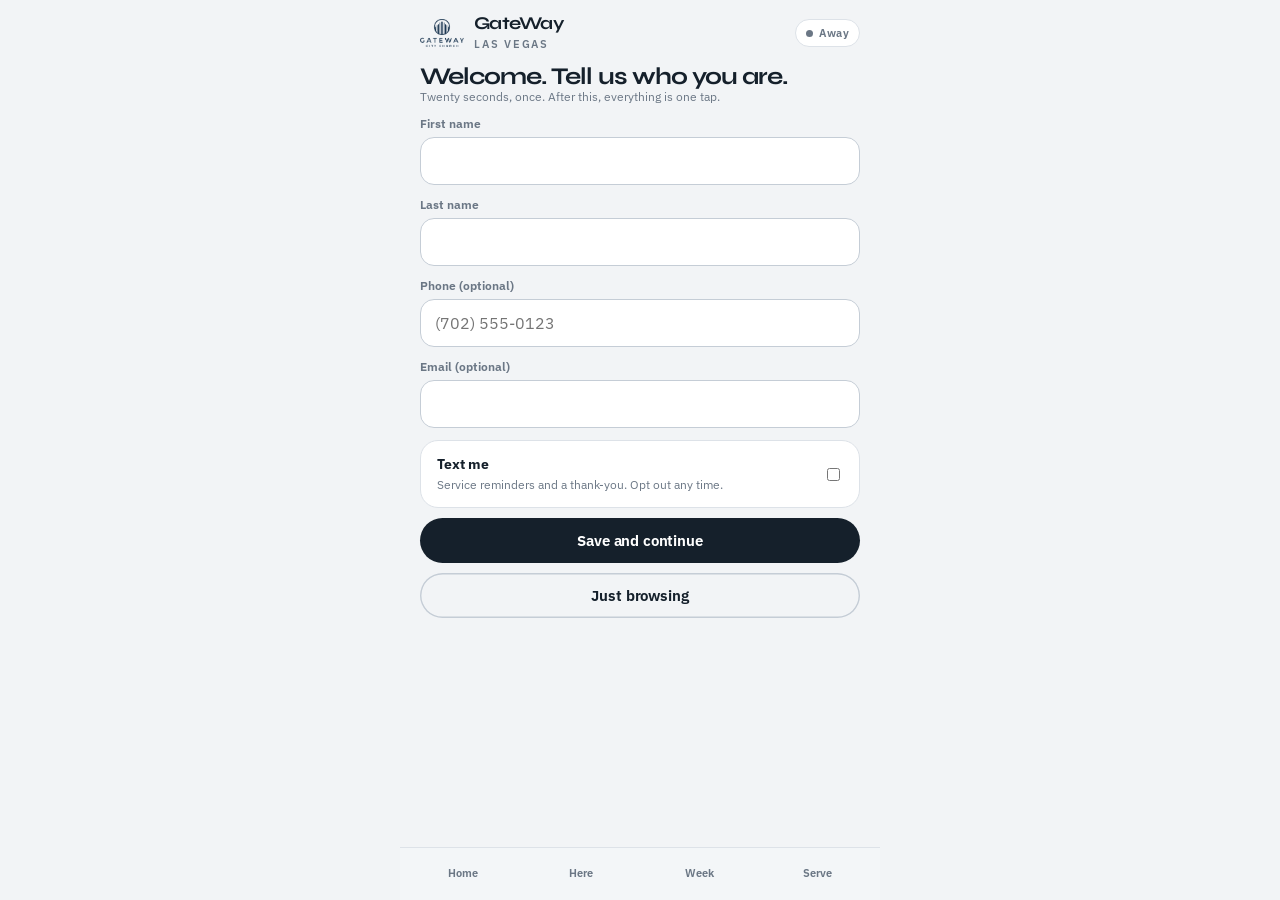
<file: app/index.html>
<!DOCTYPE html>
<html lang="en">
<head>
<meta charset="UTF-8">
<meta name="viewport" content="width=device-width, initial-scale=1.0, viewport-fit=cover">
<title>GateWay · House</title>
<meta name="theme-color" content="#F3F6F8">
<link rel="manifest" href="manifest.json">
<link rel="apple-touch-icon" href="assets/gateway-logo.png">
<link rel="preconnect" href="https://fonts.googleapis.com">
<link rel="preconnect" href="https://fonts.gstatic.com" crossorigin>
<link href="https://fonts.googleapis.com/css2?family=IBM+Plex+Sans:wght@400;500;600;700&family=Syne:wght@700;800&display=swap" rel="stylesheet">
<link rel="stylesheet" href="styles.css">
</head>
<body>
<span class="demo-tag" id="demoTag" style="display:none">Demo Mode</span>
<div class="house">
  <header class="house-top">
    <a class="brand" href="../index.html">
      <img src="../assets/gateway-logo.png" alt="" style="height:28px">
      <div><b>GateWay</b><span>Las Vegas</span></div>
    </a>
    <div class="live-pill" id="geoBanner"><i></i><span id="geoBannerText">Checking campus…</span></div>
  </header>
  <main>

  <section class="view" id="view-home">
    <div class="hello">
      <div class="kicker" id="helloKicker">Welcome home</div>
      <h1 id="helloName">House.</h1>
    </div>
    <article class="presence" id="presenceCard">
      <img class="bg" src="assets/dusk-portrait.jpg" alt="">
      <div class="shade"></div>
      <div class="body">
        <div class="svc" id="svcStrip"></div>
        <h2>The valley is lighting up.</h2>
        <p>One tap when you arrive. After that, your phone can stay in your pocket.</p>
        <div class="row">
          <a class="btn btn-copper" href="#checkin">I'm here</a>
        </div>
      </div>
    </article>
    <div class="grid-2">
      <a class="quick" href="#prayer"><b>Prayer</b><span>Pastors see this today</span></a>
      <a class="quick" href="#pastor"><b>A pastor</b><span>Danny, Paul, or Fred</span></a>
    </div>
    <a class="list-card" id="giveTile" href="#" target="_blank" rel="noopener" style="margin-top:12px"><h4>Give</h4><p>Online, or text GIVE to 855-783-4456.</p></a>
  </section>

  <section class="view" id="view-connect">
    <h2>Welcome. Tell us who you are.</h2>
    <p class="lede tiny">Twenty seconds, once. After this, everything is one tap.</p>
    <div class="field"><label>First name</label><input id="cFirst" autocomplete="given-name"></div>
    <div class="field"><label>Last name</label><input id="cLast" autocomplete="family-name"></div>
    <div class="field"><label>Phone (optional)</label><input id="cPhone" type="tel" autocomplete="tel" placeholder="(702) 555-0123"></div>
    <div class="field"><label>Email (optional)</label><input id="cEmail" type="email" autocomplete="email"></div>
    <label class="toggle"><div><b>Text me</b><span>Service reminders and a thank-you. Opt out any time.</span></div><input type="checkbox" id="cSms"></label>
    <button class="btn btn-ink btn-full" id="cSave">Save and continue</button>
    <button class="btn btn-ghost btn-full" style="margin-top:10px" id="cSkip">Just browsing</button>
  </section>

  <section class="view" id="view-checkin">
    <div class="back-row"><button class="back-btn" data-back>&larr; Home</button></div>
    <div class="sec-kicker">Las Vegas campus</div>
    <h2>Are you here today?</h2>
    <p class="tiny" id="checkinGeoLine">We will confirm your location when you tap.</p>
    <button class="btn btn-copper btn-full" style="margin-top:16px" id="btnHere">I'm here</button>
    <div class="banner checked" id="checkedBanner" style="display:none"><span id="checkedText"></span></div>
    <div class="list-card" id="autoWelcomeCard">
      <div class="sec-kicker">Auto-welcome</div>
      <p class="tiny" style="margin:6px 0 10px">Set this up once and your phone greets you when you arrive, and says goodbye when you leave.</p>
      <div id="awBody"></div>
    </div>
    <div class="list-card">
      <div class="sec-kicker">Sunday mode</div>
      <p class="tiny" style="margin:6px 0 10px">Keep the app open during service and we log arrive and leave. GPS only runs while this page is open.</p>
      <button class="btn btn-ghost btn-full" id="btnWatch">Start Sunday mode</button>
      <p class="tiny" id="watchStatus" style="margin-top:8px"></p>
    </div>
  </section>

  <section class="view" id="view-events">
    <div class="back-row"><button class="back-btn" data-back>&larr; Home</button></div>
    <h2>This week</h2>
    <div id="eventList"></div>
  </section>

  <section class="view" id="view-volunteer">
    <div class="back-row"><button class="back-btn" data-back>&larr; Home</button></div>
    <h2>Serve</h2>
    <p class="tiny">Pick a team and we will get you connected.</p>
    <div id="roleList"></div>
  </section>

  <section class="view" id="view-prayer">
    <div class="back-row"><button class="back-btn" data-back>&larr; Home</button></div>
    <h2>How can we pray?</h2>
    <div id="crisisBox"></div>
    <div class="field"><label>Your request</label><textarea id="pReq" placeholder="Share what is on your heart..."></textarea></div>
    <div class="field"><label>How should we reach you?</label><input id="pContact" placeholder="Phone or email"></div>
    <label class="toggle"><div><b>Keep this private</b><span>Pastors only.</span></div><input type="checkbox" id="pPrivate"></label>
    <button class="btn btn-ink btn-full" id="pSend">Send prayer request</button>
  </section>

  <section class="view" id="view-pastor">
    <div class="back-row"><button class="back-btn" data-back>&larr; Home</button></div>
    <h2>Reach a pastor</h2>
    <div class="field"><label>Who</label><select id="mPastor"></select></div>
    <div class="field"><label>Your message</label><textarea id="mMsg"></textarea></div>
    <div class="field"><label>How should we reach you back?</label><input id="mContact" placeholder="Phone or email"></div>
    <button class="btn btn-ink btn-full" id="mSend">Send message</button>
  </section>

  </main>
  <nav class="tabbar">
    <a class="tab on" href="#" data-tab="home">Home</a>
    <a class="tab" href="#checkin" data-tab="checkin">Here</a>
    <a class="tab" href="#events" data-tab="events">Week</a>
    <a class="tab" href="#volunteer" data-tab="volunteer">Serve</a>
  </nav>
</div>
<div class="toast" id="toast"></div>

<script src="gcc-config.js?v=5"></script>
<script src="geofence.js?v=5"></script>
<script src="gcc-data.js?v=5"></script>
<script>
(function () {
  const C = window.GCC, D = window.GCCData, Geo = window.GCCGeo;
  const $ = (id) => document.getElementById(id);
  const qs = new URLSearchParams(location.search);
  const fromQr = qs.get('src') === 'qr';
  let geoState = null;

  if (C.DEMO_MODE) $('demoTag').style.display = 'block';
  $('giveTile').href = C.GIVE_URL;

  $('svcStrip').innerHTML = C.SERVICES.map(s =>
    `<span style="margin-right:10px">${s.day} ${s.time} · ${s.label}</span>`).join('');

  $('mPastor').innerHTML = C.PASTORS.map(p =>
    `<option value="${p.id}">${p.name} · ${p.role}</option>`).join('');

  const views = ['home', 'connect', 'checkin', 'events', 'volunteer', 'prayer', 'pastor'];
  function greet() {
    const me = D.getMe();
    const hour = new Date().getHours();
    $('helloKicker').textContent = hour < 12 ? 'Good morning' : hour < 17 ? 'Good afternoon' : 'Good evening';
    $('helloName').textContent = (me && me.name && me.name !== 'Guest') ? me.name.split(' ')[0] + '.' : 'House.';
  }
  function show(v) {
    views.forEach(x => $('view-' + x).classList.toggle('active', x === v));
    document.querySelectorAll('.tab').forEach(t => t.classList.toggle('on', t.dataset.tab === v || (v === 'home' && t.dataset.tab === 'home')));
    window.scrollTo(0, 0);
  }
  function route() {
    const h = location.hash.replace('#', '') || 'home';
    if (!D.getMe() && h !== 'connect') { show('connect'); return; }
    show(views.includes(h) ? h : 'home');
    greet();
    if (h === 'events') renderEvents();
    if (h === 'volunteer') renderRoles();
  }
  window.addEventListener('hashchange', route);
  document.querySelectorAll('[data-back]').forEach(b => b.onclick = () => location.hash = '');

  function toast(msg) {
    const t = $('toast'); t.textContent = msg; t.classList.add('show');
    setTimeout(() => t.classList.remove('show'), 2600);
  }

  $('cSave').onclick = async () => {
    const first = $('cFirst').value.trim();
    if (!first) { toast('First name helps us say hello.'); return; }
    const me = {
      first_name: first, last_name: $('cLast').value.trim(),
      phone: $('cPhone').value.trim(), email: $('cEmail').value.trim(),
      sms_opt_in: $('cSms').checked, source: fromQr ? 'qr' : 'app'
    };
    try {
      const rec = await D.saveMember(me);
      D.setMe({ id: rec.id, geo_token: rec.geo_token, name: (me.first_name + ' ' + me.last_name).trim(), ...me });
      toast('Welcome, ' + first + '.');
      location.hash = 'checkin';
      route();
    } catch (e) { toast('Could not save. Try again.'); console.error(e); }
  };
  $('cSkip').onclick = () => {
    D.setMe({ id: null, name: 'Guest', guest: true });
    location.hash = ''; route();
  };

  async function refreshGeo() {
    const b = $('geoBanner'), t = $('geoBannerText');
    geoState = await Geo.checkOnce(C.CAMPUS);
    if (!geoState.supported || !geoState.ok) {
      t.textContent = fromQr ? 'Scanned' : 'Away';
      if (fromQr) b.classList.add('on');
      return;
    }
    if (geoState.inside) {
      b.classList.add('on');
      t.textContent = 'On campus';
      $('checkinGeoLine').textContent = 'Location confirmed: inside the campus fence (' + geoState.distance + 'm).';
    } else {
      t.textContent = 'Away';
      $('checkinGeoLine').textContent = 'You look ' + geoState.distance + 'm from campus. You can still check in if you are here and GPS is drifting.';
    }
  }

  $('btnHere').onclick = async () => {
    const me = D.getMe() || { id: null, name: 'Guest' };
    const method = (geoState && geoState.ok && geoState.inside) ? 'geofence' : (fromQr ? 'qr' : 'manual');
    try {
      await D.checkIn({ member_id: me.id, name: me.name, method,
        distance: geoState && geoState.distance, accuracy: geoState && geoState.accuracy });
      $('checkedBanner').style.display = 'flex';
      $('checkedText').textContent = 'Checked in. It is good to have you' + (me.name && me.name !== 'Guest' ? ', ' + me.name.split(' ')[0] : '') + '.';
      $('btnHere').disabled = true; $('btnHere').textContent = 'You are checked in';
    } catch (e) { toast('Check-in failed. Try again.'); console.error(e); }
  };

  function joinSmsHref(me) {
    const body = encodeURIComponent(C.SMS_JOIN_KEYWORD + ' ' + me.geo_token);
    return 'sms:' + C.SMS_LINE + '?&body=' + body;
  }
  function renderAutoWelcome() {
    const me = D.getMe();
    const body = $('awBody');
    if (!me || me.guest || !me.geo_token) {
      body.innerHTML = '<p class="tiny">Fill the connect card first so we know who to welcome.</p>' +
        '<a class="btn btn-ghost" style="width:100%;margin-top:8px" href="#connect">Open connect card</a>';
      return;
    }
    const welcomeLink = C.PING_URL + '?t=' + me.geo_token + '&e=enter';
    const goodbyeLink = C.PING_URL + '?t=' + me.geo_token + '&e=exit';
    body.innerHTML = `
      <a class="btn btn-ink" style="width:100%" href="${joinSmsHref(me)}">1 · Text us to turn on messages</a>
      <p class="tiny" style="margin-top:6px;margin-bottom:14px">Opens a ready-to-send text. Tap Send and you're connected.</p>
      <button class="btn btn-ghost" style="width:100%" id="cpWelcome">2 · Copy your welcome link</button>
      ${C.SHORTCUT_URL ? `<a class="btn btn-copper" style="width:100%;margin-top:8px" href="${C.SHORTCUT_URL}">3 · Add the Welcome shortcut, paste when asked</a>` : ''}
      <button class="btn btn-ghost" style="width:100%;margin-top:14px" id="cpGoodbye">4 · Copy your goodbye link</button>
      ${C.SHORTCUT_GOODBYE_URL ? `<a class="btn btn-copper" style="width:100%;margin-top:8px" href="${C.SHORTCUT_GOODBYE_URL}">5 · Add the Goodbye shortcut, paste when asked</a>` : ''}
      <p class="tiny" style="margin-top:14px"><b>6 · Last step, in the Shortcuts app:</b><br>
      Automation → New → <b>Arrive</b> → choose GateWay City Church → Run Immediately → pick <b>Gateway Welcome</b>.<br>
      Repeat with <b>Leave</b> → <b>Gateway Goodbye</b>. Done forever.</p>`;
    const cp = (id, text, n, label) => {
      const b = document.getElementById(id);
      if (b) b.onclick = async () => {
        try { await navigator.clipboard.writeText(text); b.textContent = 'Copied. Now tap ' + (n + 1) + ' below'; }
        catch { prompt('Copy your ' + label + ' link:', text); b.textContent = 'Now tap ' + (n + 1) + ' below'; }
        setTimeout(() => { b.textContent = n + ' · Copy your ' + label + ' link'; }, 6000);
      };
    };
    cp('cpWelcome', welcomeLink, 2, 'welcome');
    cp('cpGoodbye', goodbyeLink, 4, 'goodbye');
  }
  renderAutoWelcome();
  window.addEventListener('hashchange', renderAutoWelcome);

  const watcher = Geo.createWatcher(C.CAMPUS, {
    onEnter: (i) => {
      const me = D.getMe() || { id: null, name: 'Guest' };
      D.logGeofence('enter', { member_id: me.id, name: me.name, distance: i.distance, accuracy: i.accuracy });
      $('watchStatus').textContent = 'Inside the fence (' + i.distance + 'm). Arrival logged.';
    },
    onExit: (i) => {
      const me = D.getMe() || { id: null, name: 'Guest' };
      D.logGeofence('exit', { member_id: me.id, name: me.name, distance: i.distance, accuracy: i.accuracy });
      $('watchStatus').textContent = 'Outside the fence (' + i.distance + 'm). Departure logged. Thank you for coming.';
    },
    onUpdate: (i) => { $('watchStatus').textContent = (i.inside ? 'Inside' : 'Outside') + ' the fence, ' + i.distance + 'm out (GPS ±' + i.accuracy + 'm).'; },
    onError: (e) => { $('watchStatus').textContent = 'GPS error: ' + e.message; }
  });
  $('btnWatch').onclick = () => {
    if (watcher.active) { watcher.stop(); $('btnWatch').textContent = 'Start Sunday mode'; $('watchStatus').textContent = 'Sunday mode off.'; }
    else if (watcher.start()) { $('btnWatch').textContent = 'Stop Sunday mode'; $('watchStatus').textContent = 'Watching the campus fence...'; }
  };

  async function renderEvents() {
    const list = await D.listEvents();
    const fmt = (iso) => new Date(iso).toLocaleDateString('en-US', { weekday: 'short', month: 'short', day: 'numeric' }) +
      ' · ' + new Date(iso).toLocaleTimeString('en-US', { hour: 'numeric', minute: '2-digit' });
    $('eventList').innerHTML = list.map(e => `
      <div class="event-item">
        <div class="event-date">${fmt(e.starts_at)} · ${e.category || 'Event'}</div>
        <h4>${e.title}</h4>
        <p>${e.description || ''}${e.location ? ' · ' + e.location : ''}</p>
      </div>`).join('') || '<p class="muted">Nothing scheduled yet. Check back soon.</p>';
  }

  async function renderRoles() {
    const roles = await D.listVolunteerRoles();
    $('roleList').innerHTML = roles.map(r => `
      <div class="role-item">
        <h4>${r.title}</h4>
        <p>${r.description || ''}</p>
        <button class="btn btn-ghost" style="margin-top:10px;padding:9px 16px;font-size:13px" data-role="${r.id}" data-title="${r.title}">Count me in</button>
      </div>`).join('');
    $('roleList').querySelectorAll('button[data-role]').forEach(btn => {
      btn.onclick = async () => {
        const me = D.getMe() || {};
        if (!me.name || me.guest) { toast('Fill the connect card first so we know who to call.'); location.hash = 'connect'; show('connect'); return; }
        try {
          await D.volunteerSignup({ role_id: btn.dataset.role, role_title: btn.dataset.title,
            member_id: me.id, name: me.name, contact: me.phone || me.email || null });
          btn.textContent = 'You are on the list'; btn.disabled = true;
          toast('Signed up for ' + btn.dataset.title + '.');
        } catch (e) { toast('Signup failed. Try again.'); console.error(e); }
      };
    });
  }

  const CRISIS_RE = /suicid|kill (myself|me)|end (my|it all)|hurt (myself|someone)|self.?harm|don'?t want to (live|be here)|overdose|take my (own )?life/i;
  $('pSend').onclick = async () => {
    const req = $('pReq').value.trim();
    if (!req) { toast('Write a few words first.'); return; }
    if (CRISIS_RE.test(req)) {
      $('crisisBox').innerHTML = `
        <div class="crisis-box">
          <h4>Help is immediate.</h4>
          <p>If you are in danger right now, call <a href="tel:911">911</a>.</p>
          <p>To talk to someone right now, call or text <a href="tel:988">988</a>. Free, confidential, 24/7.</p>
          <p>A pastor will also see this and reach out, but do not wait on us.</p>
        </div>`;
      window.scrollTo(0, 0);
      return;
    }
    const me = D.getMe() || {};
    try {
      await D.submitPrayer({ member_id: me.id, name: me.name || 'Anonymous',
        contact: $('pContact').value.trim() || me.phone || me.email || null,
        request: req, is_private: $('pPrivate').checked });
      $('pReq').value = ''; $('pContact').value = '';
      toast('Received. Our team is praying with you.');
      location.hash = '';
    } catch (e) { toast('Could not send. Try again.'); console.error(e); }
  };

  $('mSend').onclick = async () => {
    const msg = $('mMsg').value.trim(), contact = $('mContact').value.trim();
    if (!msg) { toast('Write your message first.'); return; }
    if (!contact) { toast('Leave a phone or email so the pastor can reach you.'); return; }
    const me = D.getMe() || {};
    const p = C.PASTORS.find(x => x.id === $('mPastor').value);
    try {
      await D.messagePastor({ member_id: me.id, pastor: p.name, name: me.name || 'Guest', contact, message: msg });
      $('mMsg').value = ''; $('mContact').value = '';
      toast('Sent to ' + p.name + '.');
      location.hash = '';
    } catch (e) { toast('Could not send. Try again.'); console.error(e); }
  };

  if ('serviceWorker' in navigator && location.protocol.startsWith('http')) {
    navigator.serviceWorker.register('sw.js').catch(() => {});
  }
  route();
  refreshGeo();
})();
</script>
</body>
</html>
</file>
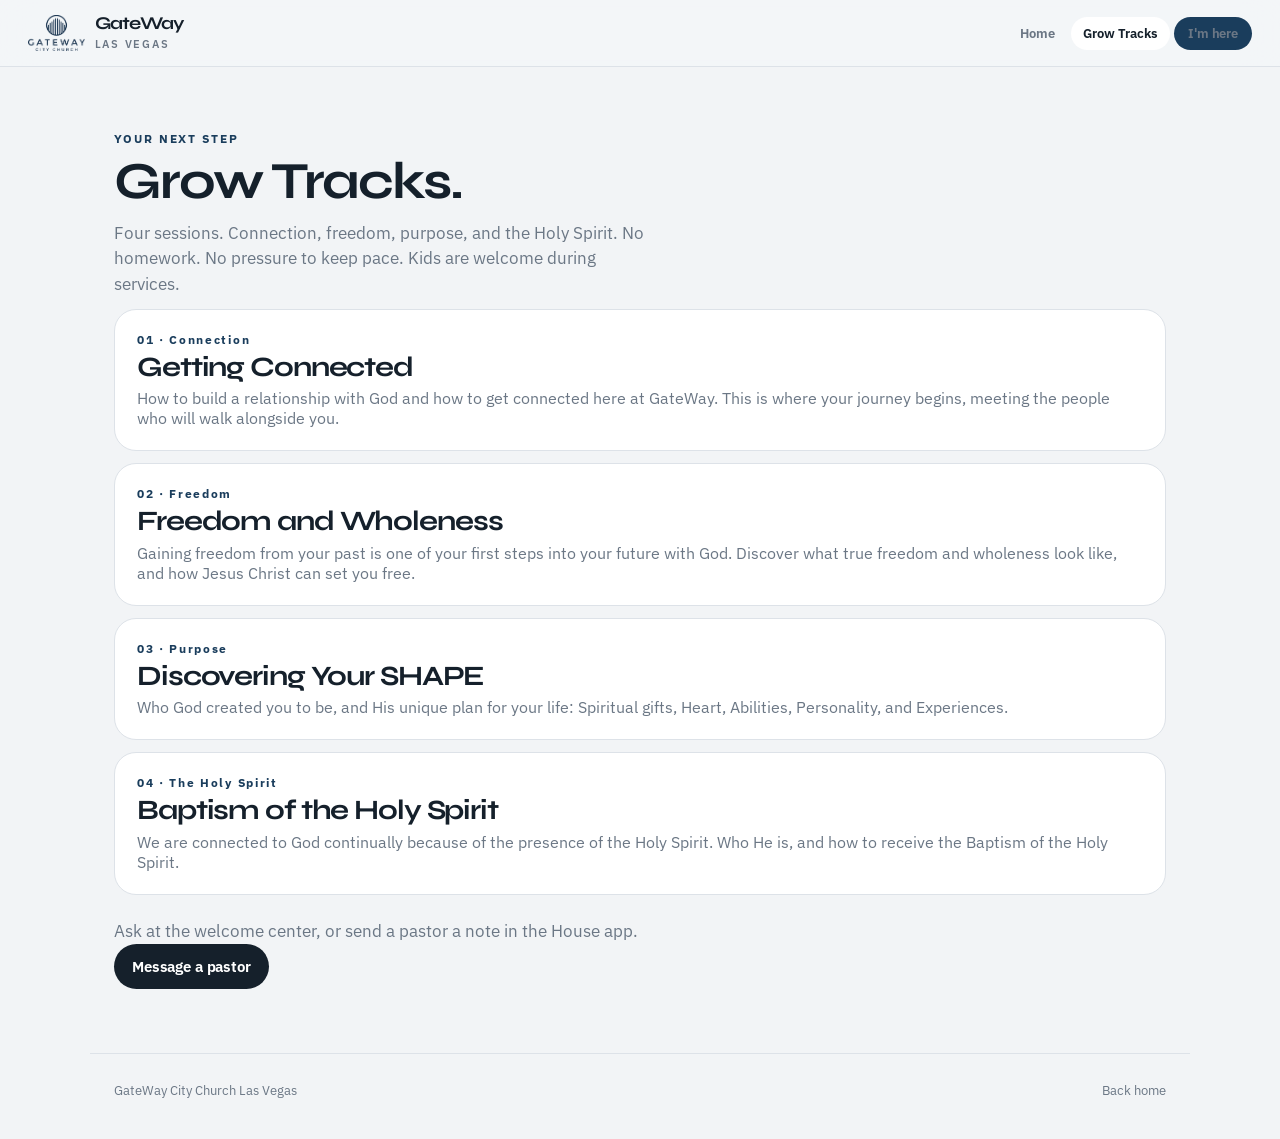
<file: grow-tracks.html>
<!DOCTYPE html>
<html lang="en">
<head>
<meta charset="UTF-8">
<meta name="viewport" content="width=device-width, initial-scale=1">
<title>Grow Tracks · GateWay City Church</title>
<link rel="preconnect" href="https://fonts.googleapis.com">
<link rel="preconnect" href="https://fonts.gstatic.com" crossorigin>
<link href="https://fonts.googleapis.com/css2?family=IBM+Plex+Sans:wght@400;500;600;700&family=Syne:wght@700;800&display=swap" rel="stylesheet">
<link rel="stylesheet" href="css/gateway.css">
</head>
<body class="site-body">
<nav class="site-nav">
  <a class="brand" href="index.html">
    <img src="assets/gateway-logo.png" alt="" style="height:36px">
    <div><b>GateWay</b><span>Las Vegas</span></div>
  </a>
  <div class="links">
    <a href="index.html">Home</a>
    <a class="on" href="grow-tracks.html">Grow Tracks</a>
    <a class="btn btn-copper" style="padding:8px 14px" href="app/">I'm here</a>
  </div>
</nav>

<section class="wrap-site">
  <div class="sec-kicker">Your next step</div>
  <h1 class="sec-h">Grow Tracks.</h1>
  <p class="sec-lede">Four sessions. Connection, freedom, purpose, and the Holy Spirit. No homework. No pressure to keep pace. Kids are welcome during services.</p>

  <article class="track">
    <div class="n">01 · Connection</div>
    <h2>Getting Connected</h2>
    <p>How to build a relationship with God and how to get connected here at GateWay. This is where your journey begins, meeting the people who will walk alongside you.</p>
  </article>
  <article class="track">
    <div class="n">02 · Freedom</div>
    <h2>Freedom and Wholeness</h2>
    <p>Gaining freedom from your past is one of your first steps into your future with God. Discover what true freedom and wholeness look like, and how Jesus Christ can set you free.</p>
  </article>
  <article class="track">
    <div class="n">03 · Purpose</div>
    <h2>Discovering Your SHAPE</h2>
    <p>Who God created you to be, and His unique plan for your life: Spiritual gifts, Heart, Abilities, Personality, and Experiences.</p>
  </article>
  <article class="track">
    <div class="n">04 · The Holy Spirit</div>
    <h2>Baptism of the Holy Spirit</h2>
    <p>We are connected to God continually because of the presence of the Holy Spirit. Who He is, and how to receive the Baptism of the Holy Spirit.</p>
  </article>

  <p class="sec-lede" style="margin-top:24px">Ask at the welcome center, or send a pastor a note in the House app.</p>
  <a class="btn btn-ink" href="app/#pastor">Message a pastor</a>
</section>

<footer class="site-foot">
  <div>GateWay City Church Las Vegas</div>
  <a href="index.html">Back home</a>
</footer>
</body>
</html>
</file>
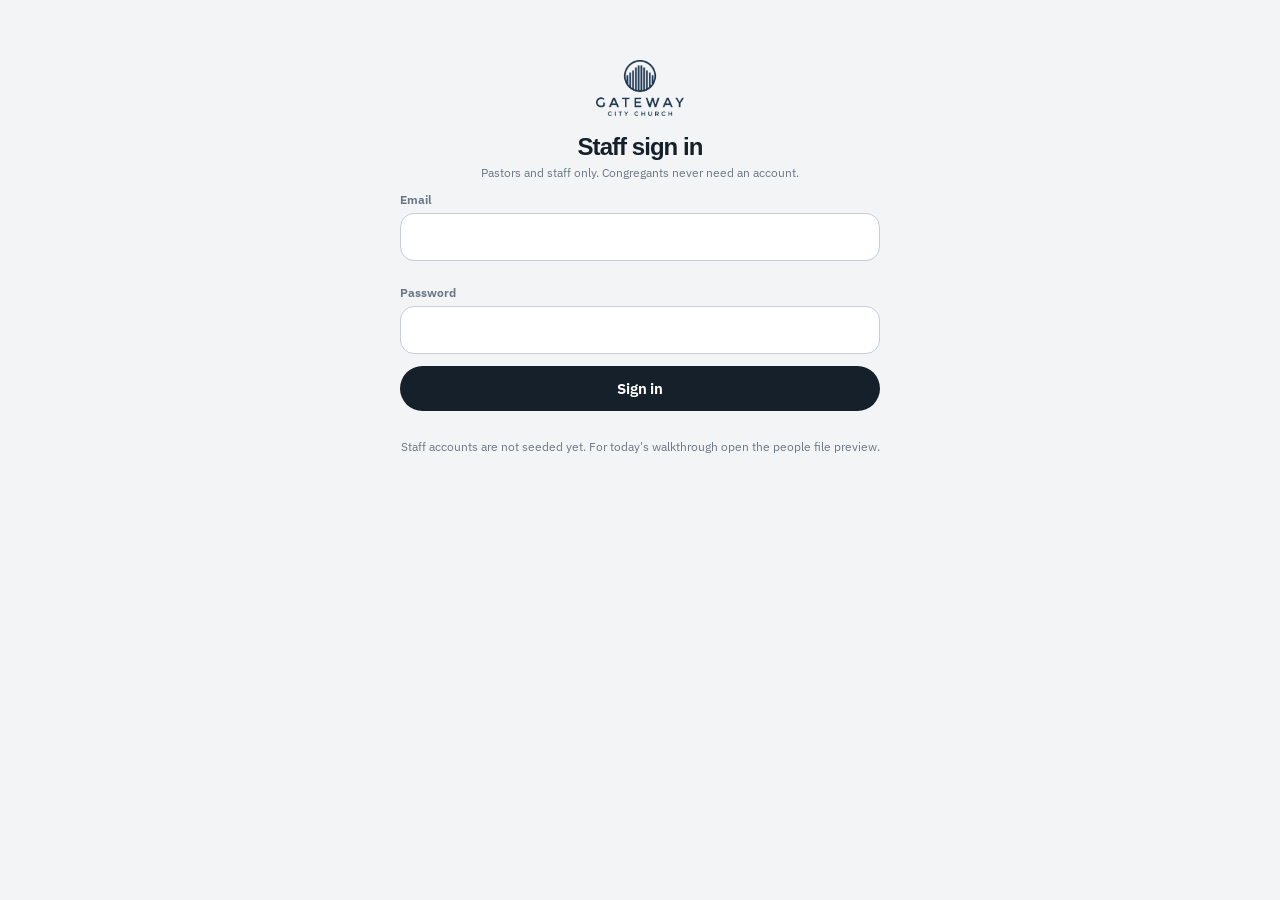
<file: app/login.html>
<!DOCTYPE html>
<html lang="en">
<head>
<meta charset="UTF-8">
<meta name="viewport" content="width=device-width, initial-scale=1.0">
<title>Staff sign in · GateWay</title>
<link href="https://fonts.googleapis.com/css2?family=IBM+Plex+Sans:wght@400;500;600;700&display=swap" rel="stylesheet">
<link rel="stylesheet" href="styles.css">
</head>
<body class="site-body">
<main class="house" style="padding-top:60px">
  <img src="../assets/gateway-logo.png" alt="" style="height:56px;margin:0 auto 18px;display:block">
  <h2 style="text-align:center">Staff sign in</h2>
  <p class="tiny" style="text-align:center;margin-top:6px">Pastors and staff only. Congregants never need an account.</p>
  <div class="field"><label>Email</label><input id="email" type="email" autocomplete="username"></div>
  <div class="field"><label>Password</label><input id="password" type="password" autocomplete="current-password"></div>
  <button class="btn btn-ink btn-full" id="btnLogin">Sign in</button>
  <p class="tiny" id="err" style="color:var(--pray);text-align:center;margin-top:10px"></p>
  <p class="tiny" style="text-align:center;margin-top:18px">Staff accounts are not seeded yet. For today's walkthrough open <a href="staff.html?preview=1">the people file preview</a>.</p>
</main>
<script src="gcc-config.js?v=5"></script>
<script type="module">
  import { gccSupabase } from './auth.js';
  const $ = (id) => document.getElementById(id);
  if (window.GCC.DEMO_MODE) { location.href = 'staff.html'; }
  $('btnLogin').onclick = async () => {
    $('err').textContent = '';
    const { error } = await gccSupabase.auth.signInWithPassword({
      email: $('email').value.trim(), password: $('password').value
    });
    if (error) { $('err').textContent = error.message; return; }
    location.href = 'staff.html';
  };
</script>
</body>
</html>
</file>
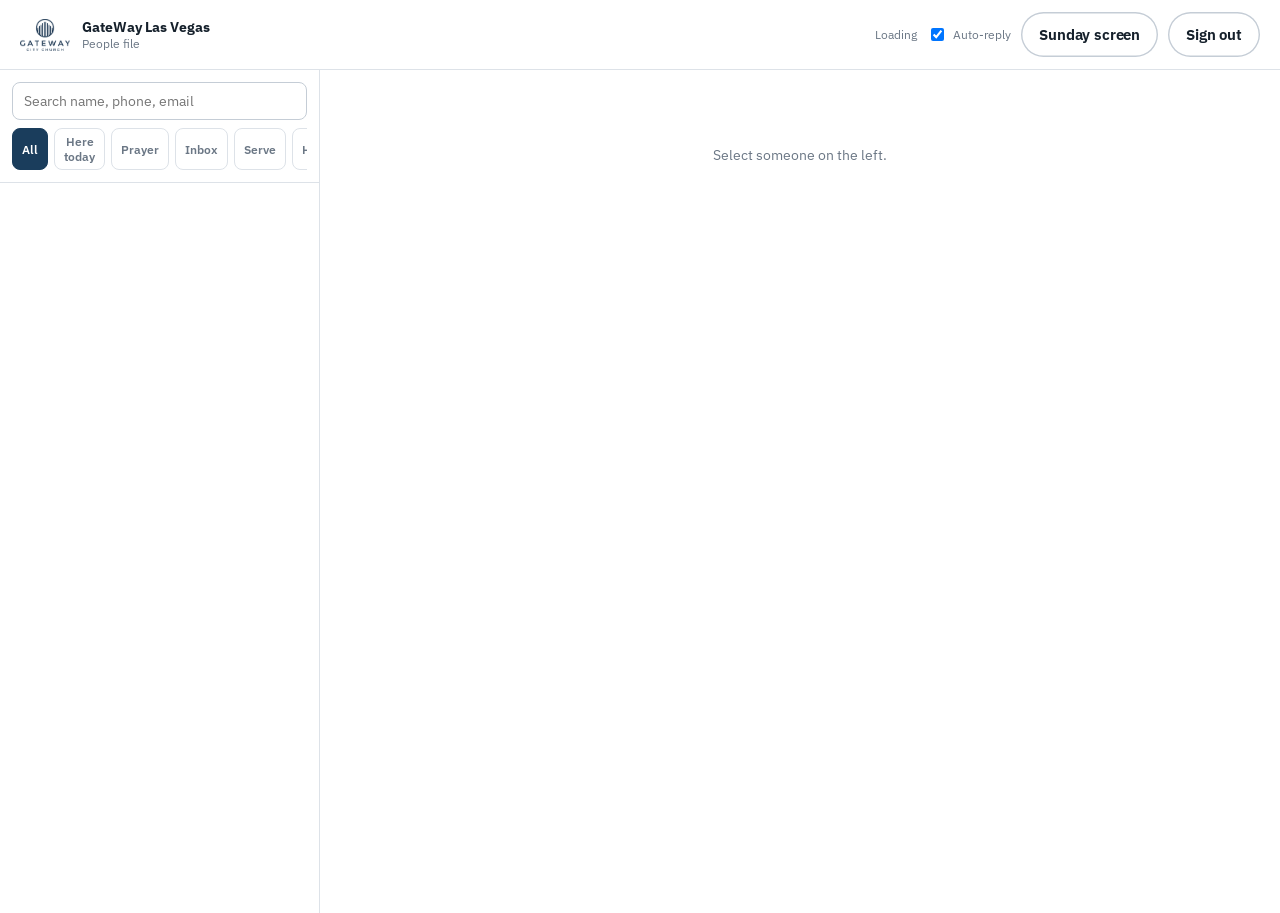
<file: app/staff.html>
<!DOCTYPE html>
<html lang="en">
<head>
<meta charset="UTF-8">
<meta name="viewport" content="width=device-width, initial-scale=1.0">
<title>Grace · GateWay Las Vegas</title>
<link rel="preconnect" href="https://fonts.googleapis.com">
<link rel="preconnect" href="https://fonts.gstatic.com" crossorigin>
<link href="https://fonts.googleapis.com/css2?family=IBM+Plex+Sans:wght@400;500;600;700&family=IBM+Plex+Serif:wght@600&display=swap" rel="stylesheet">
<link rel="stylesheet" href="styles.css?v=6">
</head>
<body class="ops">
<header class="ops-top">
  <div style="display:flex;align-items:center;gap:12px">
    <img src="../assets/gateway-logo.png" alt="" style="height:32px">
    <div class="who"><b>GateWay Las Vegas</b><br>People file</div>
  </div>
  <div style="display:flex;align-items:center;gap:10px">
    <span class="tiny" id="headCount">Loading</span>
    <label class="tiny" style="display:flex;align-items:center;gap:6px">
      <input type="checkbox" id="autoReply" checked>
      Auto-reply
    </label>
    <a class="btn btn-ghost" href="sunday.html" target="_blank" rel="noopener">Sunday screen</a>
    <button class="btn btn-ghost" id="btnOut">Sign out</button>
  </div>
</header>
<div class="ops-body">
  <aside class="ops-list">
    <div class="ops-tools">
      <input type="search" id="q" placeholder="Search name, phone, email">
      <div class="ops-filters">
        <button class="on" data-f="all">All</button>
        <button data-f="here">Here today</button>
        <button data-f="prayer">Prayer</button>
        <button data-f="inbox">Inbox</button>
        <button data-f="serve">Serve</button>
        <button data-f="hello">Hellos</button>
      </div>
    </div>
    <div class="ops-people" id="people"></div>
  </aside>
  <section class="ops-file" id="file">
    <p class="ops-empty">Select someone on the left.</p>
  </section>
</div>

<script src="gcc-config.js?v=6"></script>
<script src="gcc-data.js?v=6"></script>
<script type="module">
  import { gccAuthGuard, gccSignOut } from './auth.js';
  const C = window.GCC, D = window.GCCData;
  const $ = (id) => document.getElementById(id);
  const preview = new URLSearchParams(location.search).get('preview') === '1';

  const session = preview ? { preview: true } : await gccAuthGuard();
  if (!session) throw new Error('auth');

  $('btnOut').onclick = preview ? () => location.href = '../index.html' : gccSignOut;

  let filter = 'all', query = '', selected = null, people = [];

  const today = () => new Date().toLocaleDateString('en-CA', { timeZone: 'America/Los_Angeles' });
  const ago = (iso) => {
    if (!iso) return '';
    const s = Math.floor((Date.now() - new Date(iso)) / 1000);
    if (s < 60) return 'just now';
    if (s < 3600) return Math.floor(s / 60) + 'm ago';
    if (s < 86400) return Math.floor(s / 3600) + 'h ago';
    return new Date(iso).toLocaleDateString();
  };
  const esc = (x) => String(x || '').replace(/[<>&"]/g, c => ({'<':'&lt;','>':'&gt;','&':'&amp;','"':'&quot;'}[c]));
  const ini = (name) => (name || '?').split(' ').map(w => w[0]).join('').slice(0, 2).toUpperCase();

  function seed() {
    const t = new Date().toISOString();
    return {
      members: [
        { id: '1', first_name: 'Maria', last_name: 'Solis', phone: '(702) 555-0144', email: 'maria.solis@mail.com', source: 'qr', created_at: t },
        { id: '2', first_name: 'James', last_name: 'Okonkwo', phone: '(702) 555-0190', email: 'james@okonkwo.mail', source: 'app', created_at: t },
        { id: '3', first_name: 'Elena', last_name: 'Ruiz', phone: '(725) 555-0112', email: null, source: 'qr', created_at: t },
        { id: '4', first_name: 'Chris', last_name: 'Nguyen', phone: '(702) 555-0177', email: 'chris.n@nv.dev', source: 'app', created_at: t }
      ],
      attendance: [
        { member_id: '1', display_name: 'Maria Solis', service_date: today(), method: 'shortcut', created_at: t },
        { member_id: '2', display_name: 'James Okonkwo', service_date: today(), method: 'qr', created_at: t },
        { member_id: '3', display_name: 'Elena Ruiz', service_date: today(), method: 'geofence', created_at: t }
      ],
      geofence: [
        { member_id: '1', display_name: 'Maria Solis', event: 'enter', created_at: t },
        { member_id: '2', display_name: 'James Okonkwo', event: 'enter', created_at: t }
      ],
      prayers: [
        { member_id: '1', display_name: 'Maria Solis', request: 'Please pray for my brother in the hospital. Surgery this week.', is_private: true, status: 'new', contact: 'text only', created_at: t }
      ],
      messages: [
        { member_id: '2', display_name: 'James Okonkwo', pastor: 'Pastor Danny Hand', message: 'Can we talk this week about baptism for my son?', contact: 'james@okonkwo.mail', status: 'new', created_at: t }
      ],
      volunteers: [
        { member_id: '3', display_name: 'Elena Ruiz', role_title: 'Welcome team', contact: '(725) 555-0112', created_at: t }
      ]
    };
  }

  function buildPeople(f) {
    const byId = {};
    const put = (id, name, extra = {}) => {
      const key = id || ('n:' + name);
      if (!byId[key]) byId[key] = { id, name, here: false, prayer: [], inbox: [], serve: [], visits: [], last: extra.created_at };
      Object.assign(byId[key], extra);
      return byId[key];
    };
    (f.members || []).forEach(m => put(m.id, (m.first_name + ' ' + (m.last_name || '')).trim(), {
      phone: m.phone, email: m.email, source: m.source, created_at: m.created_at, last: m.created_at
    }));
    (f.attendance || []).forEach(a => {
      const p = put(a.member_id, a.display_name);
      p.visits.push(a);
      if (a.service_date === today()) p.here = true;
      p.last = a.created_at || p.last;
    });
    (f.geofence || []).forEach(g => {
      const p = put(g.member_id, g.display_name);
      if (g.event === 'enter' && (g.created_at || '').slice(0, 10) === today()) p.here = true;
      p.last = g.created_at || p.last;
    });
    (f.prayers || []).forEach(r => { const p = put(r.member_id, r.display_name); p.prayer.push(r); p.last = r.created_at || p.last; });
    (f.messages || []).forEach(m => { const p = put(m.member_id, m.display_name); p.inbox.push(m); p.last = m.created_at || p.last; });
    (f.volunteers || []).forEach(v => { const p = put(v.member_id, v.display_name); p.serve.push(v); });
    return Object.values(byId).sort((a, b) => (b.last || '').localeCompare(a.last || ''));
  }

  function visible() {
    const q = query.trim().toLowerCase();
    return people.filter(p => {
      if (filter === 'here' && !p.here) return false;
      if (filter === 'prayer' && !p.prayer.length) return false;
      if (filter === 'inbox' && !p.inbox.length) return false;
      if (filter === 'serve' && !p.serve.length) return false;
      if (!q) return true;
      return (p.name || '').toLowerCase().includes(q) || (p.phone || '').includes(q) || (p.email || '').toLowerCase().includes(q);
    });
  }

  function renderList() {
    const list = visible();
    $('people').innerHTML = list.map(p => `
      <button class="person ${selected && selected.name === p.name ? 'on' : ''}" data-name="${esc(p.name)}">
        <span class="initials">${esc(ini(p.name))}</span>
        <span>
          <span class="nm">${esc(p.name)}</span>
          <span class="meta">${p.here ? '<span class="mark-here">Here</span>' : 'Out'} ${p.prayer.length ? '· <span class="mark-pray">Prayer</span>' : ''} ${p.inbox.length ? '· Inbox' : ''}</span>
        </span>
        <span class="when">${ago(p.last)}</span>
      </button>`).join('') || '<p class="ops-empty">No one matches.</p>';
    $('people').querySelectorAll('.person').forEach(btn => {
      btn.onclick = () => { selected = people.find(p => p.name === btn.dataset.name); renderList(); renderFile(); };
    });
    const here = people.filter(p => p.here).length;
    $('headCount').textContent = here + ' in the house today · ' + people.length + ' on file';
  }

  function renderFile() {
    const p = selected;
    if (!p) { $('file').innerHTML = '<p class="ops-empty">Select someone on the left.</p>'; return; }
    $('file').innerHTML = `
      <p class="tiny">${p.here ? 'In the house right now' : 'Not on campus'}</p>
      <h1>${esc(p.name)}</h1>
      <dl class="facts">
        <div><dt>Phone</dt><dd>${esc(p.phone) || '—'}</dd></div>
        <div><dt>Email</dt><dd>${esc(p.email) || '—'}</dd></div>
        <div><dt>Source</dt><dd>${esc(p.source) || 'app'}</dd></div>
        <div><dt>Last activity</dt><dd>${ago(p.last)}</dd></div>
      </dl>
      <div class="ops-block">
        <h3>Prayer</h3>
        ${p.prayer.map(r => `<p>${esc(r.request)}${r.is_private ? ' <span class="mark-pray">private</span>' : ''}</p>`).join('') || '<p class="tiny">None on file.</p>'}
      </div>
      <div class="ops-block">
        <h3>Pastor inbox</h3>
        ${p.inbox.map(m => `<p><b>${esc(m.pastor)}</b> · ${esc(m.message)}</p>`).join('') || '<p class="tiny">No messages.</p>'}
      </div>
      <div class="ops-block">
        <h3>Serving</h3>
        ${p.serve.map(v => `<p>${esc(v.role_title)}</p>`).join('') || '<p class="tiny">Not signed up.</p>'}
      </div>
      <div class="ops-block">
        <h3>Visits</h3>
        ${p.visits.slice(0, 8).map(v => `<p>${esc(v.service_date)} · ${esc(v.method)}</p>`).join('') || '<p class="tiny">No check-ins yet.</p>'}
      </div>`;
  }

  async function load() {
    let f;
    if (preview) f = seed();
    else {
      const auth = (!C.DEMO_MODE && session.access_token) ? { Authorization: 'Bearer ' + session.access_token } : {};
      f = await D.staffFeeds(auth);
    }
    people = buildPeople(f);
    if (!selected && people[0]) selected = people[0];
    renderList();
    renderFile();
  }

  const FN = 'https://jtifhcvbgxqwlywugvjv.supabase.co/functions/v1/gcc-watch-hello';
  const LOCAL_KEY = 'gcc-watch-local';
  const DEFAULT_AUTO = 'Hello from GateWay Las Vegas. Glad you are watching with us. A host will write back shortly.';
  let helloThreads = [];
  let helloSelected = null;
  let autoOn = true;

  function loadLocalWatch() {
    try { return JSON.parse(localStorage.getItem(LOCAL_KEY)) || { auto_reply: true, auto_reply_text: DEFAULT_AUTO, threads: [] }; }
    catch { return { auto_reply: true, auto_reply_text: DEFAULT_AUTO, threads: [] }; }
  }
  function saveLocalWatch(store) { localStorage.setItem(LOCAL_KEY, JSON.stringify(store)); }

  async function watchCall(payload) {
    const headers = { 'Content-Type': 'application/json', apikey: C.SUPABASE_ANON_KEY };
    if (session.access_token) headers.Authorization = 'Bearer ' + session.access_token;
    else headers.Authorization = 'Bearer ' + C.SUPABASE_ANON_KEY;
    const res = await fetch(FN, { method: 'POST', headers, body: JSON.stringify(payload) });
    if (!res.ok) throw new Error('http ' + res.status);
    return res.json();
  }

  function renderHelloList() {
    $('people').innerHTML = helloThreads.map((t) => {
      const last = (t.messages || []).slice(-1)[0];
      return `<button class="person ${helloSelected && helloSelected.id === t.id ? 'on' : ''}" data-hid="${esc(t.id)}">
        <span class="initials">${esc(ini(t.display_name))}</span>
        <span><span class="nm">${esc(t.display_name)}</span>
        <span class="meta">${esc((last && last.body) || 'Hello')}</span></span>
        <span class="when">${ago(t.created_at)}</span>
      </button>`;
    }).join('') || '<p class="ops-empty">No hellos yet. They show up when someone writes from Watch.</p>';
    $('people').querySelectorAll('[data-hid]').forEach((btn) => {
      btn.onclick = () => {
        helloSelected = helloThreads.find((t) => t.id === btn.dataset.hid);
        renderHelloList();
        renderHelloFile();
      };
    });
  }

  function renderHelloFile() {
    const t = helloSelected;
    if (!t) { $('file').innerHTML = '<p class="ops-empty">Select a hello on the left.</p>'; return; }
    const msgs = t.messages || [];
    $('file').innerHTML = `
      <p class="tiny">Watch desk</p>
      <h1>${esc(t.display_name)}</h1>
      <div class="hello-log" id="staffHelloLog" style="min-height:220px;margin:16px 0">
        ${msgs.map((m) => `<div class="hello-row ${m.role === 'viewer' ? 'me' : 'house'}"><span class="who">${esc(m.display_name)}</span>${esc(m.body)}</div>`).join('') || '<p class="tiny">No messages.</p>'}
      </div>
      <div class="hello-form">
        <textarea id="staffReply" placeholder="Write back..."></textarea>
        <button class="btn btn-ink" id="staffReplyBtn">Send</button>
      </div>`;
    const box = document.getElementById('staffHelloLog');
    if (box) box.scrollTop = box.scrollHeight;
    document.getElementById('staffReplyBtn').onclick = sendStaffReply;
  }

  async function sendStaffReply() {
    const text = document.getElementById('staffReply').value.trim();
    if (!text || !helloSelected) return;
    if (preview) {
      const store = loadLocalWatch();
      const th = store.threads.find((x) => x.id === helloSelected.id);
      if (th) {
        th.messages.push({ id: 's' + Date.now(), role: 'staff', display_name: 'Host', body: text, created_at: new Date().toISOString() });
        saveLocalWatch(store);
        helloThreads = store.threads;
        helloSelected = th;
      }
    } else {
      await watchCall({ action: 'staff_reply', thread_id: helloSelected.id, body: text });
      await loadHellos();
      helloSelected = helloThreads.find((t) => t.id === helloSelected.id) || helloSelected;
    }
    renderHelloList();
    renderHelloFile();
  }

  async function loadHellos() {
    if (preview) {
      const store = loadLocalWatch();
      autoOn = store.auto_reply !== false;
      $('autoReply').checked = autoOn;
      helloThreads = store.threads || [];
      return;
    }
    try {
      const data = await watchCall({ action: 'feed', campus: 'lasvegas' });
      autoOn = data.auto_reply !== false;
      $('autoReply').checked = autoOn;
      const byId = {};
      (data.threads || []).forEach((t) => { byId[t.id] = { ...t, messages: [] }; });
      (data.messages || []).forEach((m) => { if (byId[m.thread_id]) byId[m.thread_id].messages.push(m); });
      helloThreads = Object.values(byId);
    } catch (e) {
      const store = loadLocalWatch();
      autoOn = store.auto_reply !== false;
      $('autoReply').checked = autoOn;
      helloThreads = store.threads || [];
      console.warn('hello feed fallback', e);
    }
  }

  $('autoReply').onchange = async () => {
    autoOn = $('autoReply').checked;
    if (preview) {
      const store = loadLocalWatch();
      store.auto_reply = autoOn;
      saveLocalWatch(store);
      return;
    }
    try { await watchCall({ action: 'settings', campus: 'lasvegas', auto_reply: autoOn }); }
    catch (e) { console.warn(e); }
  };

  $('q').oninput = (e) => { query = e.target.value; if (filter === 'hello') renderHelloList(); else renderList(); };
  document.querySelectorAll('.ops-filters button').forEach(b => {
    b.onclick = () => {
      filter = b.dataset.f;
      document.querySelectorAll('.ops-filters button').forEach(x => x.classList.toggle('on', x === b));
      if (filter === 'hello') { renderHelloList(); renderHelloFile(); }
      else { renderList(); renderFile(); }
    };
  });

  await load();
  await loadHellos();
  setInterval(async () => {
    if (filter === 'hello') { await loadHellos(); renderHelloList(); if (helloSelected) renderHelloFile(); }
    else if (!preview) load();
  }, 4000);
</script>
</body>
</html>
</file>
<file: app/styles.css>
@import url('../css/gateway.css');
</file>
<file: css/gateway.css>
:root{
  --void:#07131C;
  --navy:#1A3D5C;
  --steel:#1A3D5C;
  --ink:#15202B;
  --ink-soft:#3D4C5C;
  --mute:#6B7785;
  --line:#DDE2E8;
  --line-strong:#C5CDD6;
  --snow:#F2F4F6;
  --white:#FFFFFF;
  --copper:#1A3D5C;
  --copper-deep:#1A3D5C;
  --copper-soft:#8FA8BC;
  --copper-wash:rgba(26,61,92,.10);
  --live:#1F7A4A;
  --live-wash:#E7F5EE;
  --pray:#A33B3B;
  --display:'Syne',sans-serif;
  --ui:'IBM Plex Sans',system-ui,sans-serif;
  --file:'IBM Plex Serif',Georgia,serif;
  --tab-h:84px;
  --radius:22px;
}
*{box-sizing:border-box}
html,body{margin:0;padding:0;overflow-x:hidden}
html{height:100%}
body{
  min-height:100%;
  font-family:var(--ui);
  color:var(--ink);
  background:var(--snow);
  -webkit-font-smoothing:antialiased;
  text-rendering:optimizeLegibility;
}
button,input,textarea,select{font-family:inherit;color:inherit}
button{cursor:pointer}
img{max-width:100%;display:block}
a{color:inherit;text-decoration:none}
h1,h2,h3,h4{font-family:var(--display);font-weight:700;letter-spacing:-.04em;margin:0;line-height:1.05}
p{margin:0}

.skyline{display:block;color:currentColor}
.skyline .bar{transform-origin:50% 100%;transform-box:fill-box}
.skyline.live{color:var(--copper)}
.skyline.live .bar{animation:barRise .7s cubic-bezier(.2,.8,.2,1) both}
.skyline.live .bar{animation-delay:calc(var(--i) * 55ms)}
@keyframes barRise{
  from{transform:scaleY(.25);opacity:.35}
  to{transform:scaleY(1);opacity:1}
}
@media (prefers-reduced-motion:reduce){
  .skyline.live .bar{animation:none}
}

/* ===== House (phone) ===== */
.house{
  min-height:100dvh;
  max-width:480px;
  width:100%;
  margin:0 auto;
  background:var(--snow);
  position:relative;
  overflow-x:hidden;
  display:flex;
  flex-direction:column;
}
.house-top{
  display:flex;align-items:center;justify-content:space-between;gap:12px;
  padding:14px 20px 8px;
  padding-top:max(14px, env(safe-area-inset-top));
}
.brand{
  display:flex;align-items:center;gap:10px;
}
.brand b{
  font-family:var(--display);
  font-size:18px;
  letter-spacing:-.04em;
  display:block;
  line-height:1;
}
.brand span{
  font-size:11px;
  letter-spacing:.16em;
  text-transform:uppercase;
  color:var(--mute);
  font-weight:600;
}
.live-pill{
  display:inline-flex;align-items:center;gap:6px;
  font-size:11px;font-weight:650;letter-spacing:.04em;
  padding:6px 10px;border-radius:999px;
  background:var(--white);border:1px solid var(--line);color:var(--mute);
  white-space:nowrap;flex:none;
}
.live-pill.on{background:var(--live-wash);border-color:#c6ead7;color:var(--live)}
.live-pill i{
  width:7px;height:7px;border-radius:50%;background:currentColor;display:block;
}
.house main{padding:4px 20px 24px;overflow-x:hidden;width:100%;flex:1}

.hello{margin:8px 0 18px}
.hello .kicker{
  font-size:12px;font-weight:600;color:var(--mute);letter-spacing:.04em;
}
.hello h1{font-size:34px;margin-top:2px}

.presence{
  position:relative;overflow:hidden;
  border-radius:28px;min-height:220px;
  color:#fff;
  isolation:isolate;
}
.presence img.bg{
  position:absolute;inset:0;width:100%;height:100%;object-fit:cover;z-index:0;
}
.presence .shade{
  position:absolute;inset:0;z-index:1;
  background:linear-gradient(180deg, rgba(7,19,28,.18) 0%, rgba(7,19,28,.72) 58%, rgba(7,19,28,.88) 100%);
}
.presence .body{position:relative;z-index:2;padding:78px 22px 20px;min-height:220px;display:flex;flex-direction:column;justify-content:flex-end}
.presence .svc{
  font-size:11px;letter-spacing:.18em;text-transform:uppercase;font-weight:650;
  color:rgba(255,255,255,.72);margin-bottom:8px;
}
.presence h2{font-size:28px;color:#fff;max-width:16ch;padding-right:8px}
.presence p{margin-top:6px;font-size:14px;color:rgba(255,255,255,.78);max-width:28ch}
.presence .row{display:flex;align-items:center;gap:10px;margin-top:16px}
.presence.here .shade{
  background:linear-gradient(180deg, rgba(18,48,71,.2), rgba(12,30,42,.82));
}
.presence .mark-float{
  position:absolute;top:16px;left:16px;z-index:3;color:#fff;
  filter:drop-shadow(0 8px 18px rgba(0,0,0,.35));
}

.btn{
  display:inline-flex;align-items:center;justify-content:center;gap:8px;
  border:0;border-radius:999px;padding:13px 18px;
  font-size:15px;font-weight:650;letter-spacing:-.01em;
}
.btn-copper,.btn-gold{background:var(--copper);color:#fff}
.btn-white{background:#fff;color:var(--ink)}
.btn-ink{background:var(--ink);color:#fff}
.btn-ghost{background:transparent;color:var(--ink);box-shadow:inset 0 0 0 1.4px var(--line-strong)}
.btn-full{width:100%}
.btn:disabled{opacity:.55;cursor:default}
.btn:active{transform:scale(.985)}

.grid-2{display:grid;grid-template-columns:1fr 1fr;gap:10px;margin-top:14px}
.quick{
  background:var(--white);border:1px solid var(--line);border-radius:18px;
  padding:16px 14px 14px;min-height:92px;display:flex;flex-direction:column;justify-content:space-between;
}
.quick svg{color:var(--navy)}
.quick b{display:block;margin-top:10px;font-size:15px;font-weight:650;letter-spacing:-.02em}
.quick span{font-size:12px;color:var(--mute)}

.section-h{
  display:flex;align-items:baseline;justify-content:space-between;
  margin:26px 0 10px;
}
.section-h h3{font-size:18px}
.section-h a,.section-h button.link{
  background:none;border:0;padding:0;color:var(--copper-deep);font-size:13px;font-weight:650;
}

.rail{display:flex;gap:10px;overflow-x:auto;padding-bottom:6px;width:100%;max-width:100%;scrollbar-width:none;overscroll-behavior-x:contain}
.rail::-webkit-scrollbar{display:none}
.event{
  flex:0 0 200px;background:var(--white);border:1px solid var(--line);border-radius:18px;padding:14px 16px;
}
.event .when{font-size:11px;font-weight:700;letter-spacing:.08em;text-transform:uppercase;color:var(--copper-deep)}
.event h4{font-size:16px;margin:6px 0 4px;font-family:var(--ui);letter-spacing:-.02em}
.event p{font-size:12px;color:var(--mute)}

.list-card{
  display:block;background:var(--white);border:1px solid var(--line);border-radius:18px;padding:16px;margin:10px 0;
}
.list-card h4{font-family:var(--ui);font-size:16px;letter-spacing:-.02em}
.list-card p{font-size:13px;color:var(--mute);margin:4px 0 12px}

.field{margin:12px 0}
.field label{display:block;font-size:12px;font-weight:650;color:var(--mute);margin-bottom:6px}
.field input,.field textarea, .field select{
  width:100%;border:1px solid var(--line-strong);background:var(--white);
  border-radius:14px;padding:13px 14px;font-size:16px;outline:none;
}
.field textarea{min-height:120px;resize:vertical}
.field input:focus,.field textarea:focus,.field select:focus{border-color:var(--navy);box-shadow:0 0 0 3px rgba(18,48,71,.12)}

.tabbar{
  position:sticky;bottom:0;
  width:100%;
  margin-top:auto;
  background:rgba(243,246,248,.96);
  backdrop-filter:blur(18px);
  border-top:1px solid var(--line);
  display:grid;grid-template-columns:repeat(4,minmax(0,1fr));
  padding:8px 4px calc(10px + env(safe-area-inset-bottom));
  z-index:30;
}
.tab{
  background:none;border:0;display:flex;flex-direction:column;align-items:center;gap:4px;
  color:var(--mute);font-size:11px;font-weight:650;padding:10px 0;width:100%;min-width:0;
  text-decoration:none;
}
.tab svg{width:22px;height:22px;flex:none}
.tab.on{color:var(--navy)}

.screen{display:none}
.screen.on{display:block}
.back{
  background:none;border:0;padding:8px 0 4px;font-size:14px;font-weight:650;color:var(--mute);
}

.sheet{
  position:fixed;inset:0;background:var(--snow);z-index:40;
  overflow:auto;padding:18px 20px 40px;
  padding-top:max(18px, env(safe-area-inset-top));
}
.sheet-hero{
  height:220px;border-radius:24px;overflow:hidden;position:relative;margin-bottom:18px;
}
.sheet-hero img{width:100%;height:100%;object-fit:cover}
.sheet-hero .shade{position:absolute;inset:0;background:linear-gradient(transparent, rgba(7,19,28,.55))}

.step{
  display:flex;gap:12px;padding:14px 0;border-bottom:1px solid var(--line);
}
.step:last-child{border-bottom:0}
.step .n{
  width:28px;height:28px;border-radius:50%;background:var(--ink);color:#fff;
  display:grid;place-items:center;font-size:12px;font-weight:700;flex:none;
}
.step h4{font-family:var(--ui);font-size:15px;letter-spacing:-.02em}
.step p{font-size:13px;color:var(--mute);margin-top:3px}

.crisis{
  background:#F8EAEA;border:1px solid #E3B6B6;border-radius:18px;padding:16px;margin:12px 0;color:var(--pray);
}
.crisis h4{font-family:var(--ui);color:var(--pray);font-size:16px}
.crisis a{font-weight:800;text-decoration:underline}

.toast{
  position:fixed;left:50%;bottom:24px;transform:translateX(-50%) translateY(12px);
  background:var(--ink);color:#fff;padding:11px 16px;border-radius:999px;font-size:13px;font-weight:650;
  opacity:0;pointer-events:none;transition:.25s;z-index:60;white-space:nowrap;
}
.toast.show{opacity:1;transform:translateX(-50%) translateY(0)}

.you-head{display:flex;align-items:center;gap:14px;margin:8px 0 18px}
.avatar{
  width:56px;height:56px;border-radius:50%;background:var(--navy);color:#fff;
  display:grid;place-items:center;font-family:var(--display);font-size:22px;
}
.pastor{
  display:flex;gap:12px;align-items:center;background:var(--white);
  border:1px solid var(--line);border-radius:18px;padding:12px;margin:10px 0;
}
.pastor img{width:52px;height:52px;border-radius:14px;object-fit:cover}
.pastor b{display:block;font-size:14px}
.pastor span{font-size:12px;color:var(--mute)}

.toggle{
  display:flex;align-items:center;justify-content:space-between;gap:12px;
  background:var(--white);border:1px solid var(--line);border-radius:18px;padding:14px 16px;margin:10px 0;
}
.toggle b{display:block;font-size:14px}
.toggle span{font-size:12px;color:var(--mute)}
.switch{
  width:46px;height:28px;border-radius:999px;background:var(--line-strong);border:0;position:relative;flex:none;
}
.switch:after{
  content:'';position:absolute;top:3px;left:3px;width:22px;height:22px;border-radius:50%;background:#fff;
  transition:.2s;
}
.switch.on{background:var(--live)}
.switch.on:after{left:21px}

/* ===== Grace (staff) ===== */
.grace{min-height:100dvh;display:grid;grid-template-columns:228px 1fr;background:var(--snow)}
.rail-nav{
  background:var(--void);color:#E7EEF3;padding:22px 16px;
  display:flex;flex-direction:column;gap:4px;
}
.rail-nav .brand b{color:#fff}
.rail-nav .brand span{color:rgba(231,238,243,.55)}
.rail-nav .navbtn{
  background:transparent;border:0;color:rgba(231,238,243,.7);
  text-align:left;padding:11px 12px;border-radius:12px;font-size:14px;font-weight:600;
  display:flex;align-items:center;gap:10px;text-decoration:none;width:100%;
}
.rail-nav .navbtn.on{background:rgba(255,255,255,.08);color:#fff}
.rail-nav .navbtn svg{opacity:.85}
.rail-foot{margin-top:auto;padding:12px;color:rgba(231,238,243,.45);font-size:11px;line-height:1.45}

.grace-main{padding:22px 28px 40px;overflow:auto;max-height:100dvh}
.grace-head{display:flex;align-items:flex-end;justify-content:space-between;gap:16px;margin-bottom:18px}
.grace-head h1{font-size:36px}
.stats{display:grid;grid-template-columns:repeat(4,1fr);gap:12px;margin-bottom:18px}
.stat{
  background:var(--white);border:1px solid var(--line);border-radius:18px;padding:16px 18px;
}
.stat b{font-family:var(--ui);font-size:32px;display:block;letter-spacing:-.05em;font-weight:700}
.stat span{font-size:12px;color:var(--mute);font-weight:600}

.g-grid{display:grid;grid-template-columns:1.15fr .85fr;gap:14px}
.panel{background:var(--white);border:1px solid var(--line);border-radius:20px;padding:18px 18px 8px}
.panel h3{font-size:18px;margin-bottom:4px}
.panel .sub{font-size:12px;color:var(--mute);margin-bottom:10px}

.feed-row{
  display:grid;grid-template-columns:auto 1fr auto;gap:12px;align-items:center;
  padding:12px 0;border-top:1px solid var(--line);
}
.dot-method{
  width:36px;height:36px;border-radius:12px;display:grid;place-items:center;
  background:var(--snow);color:var(--navy);
}
.feed-row b{display:block;font-size:14px}
.feed-row p{font-size:12px;color:var(--mute)}
.feed-row time{font-size:11px;color:var(--mute);font-weight:650}

.tag{
  font-size:10px;font-weight:800;letter-spacing:.08em;text-transform:uppercase;
  padding:3px 8px;border-radius:999px;border:1px solid var(--line);color:var(--mute);
}
.tag.in{background:var(--live-wash);color:var(--live);border-color:#c6ead7}
.tag.priv{background:#F8EAEA;color:var(--pray);border-color:#E3B6B6}

.req{padding:14px 0;border-top:1px solid var(--line)}
.req .who{font-weight:700;font-size:14px;display:flex;align-items:center;gap:8px}
.req p{font-size:14px;color:var(--ink-soft);margin:6px 0 4px;line-height:1.45}
.req .meta{font-size:12px;color:var(--mute)}

/* ===== Sunday projector ===== */
.sunday{
  min-height:100dvh;background:var(--void);color:#F4F7F9;
  display:grid;place-items:center;text-align:center;padding:40px 24px;
}
.sunday .svc{letter-spacing:.22em;text-transform:uppercase;font-size:12px;color:rgba(244,247,249,.65);font-weight:700}
.sunday h1{font-size:clamp(42px,7vw,84px);color:#fff;margin:10px 0 8px}
.sunday h1 em{font-style:italic;color:#fff;font-weight:650}
.qr{
  width:min(340px,70vw);background:#fff;border-radius:28px;padding:16px;margin:24px auto;
}
.qr img{width:100%;border-radius:16px}
.sunday .count{font-family:var(--ui);font-size:72px;color:#fff;line-height:1;margin-top:8px;font-weight:700}
.sunday .sub{color:rgba(244,247,249,.55);font-size:14px}

/* ===== Theater ===== */
.theater{
  min-height:100dvh;color:#E8EEF3;
  background:var(--void) url('../assets/dusk-wide.jpg') center/cover no-repeat;
  position:relative;
}
.theater:before{
  content:'';position:absolute;inset:0;
  background:linear-gradient(180deg, rgba(7,19,28,.55) 0%, rgba(7,19,28,.82) 50%, rgba(7,19,28,.94) 100%);
}
.theater-inner{position:relative;z-index:1;padding:28px 32px 48px}
.ribbon{
  display:inline-flex;gap:8px;align-items:center;
  font-size:11px;letter-spacing:.14em;text-transform:uppercase;font-weight:700;
  color:rgba(232,238,243,.7);
}
.theater h1{font-size:clamp(40px,6vw,72px);color:#fff;margin:18px 0 8px;max-width:16ch}
.theater .lede{max-width:520px;color:rgba(232,238,243,.72);font-size:16px;line-height:1.5}
.stage{display:flex;align-items:flex-end;justify-content:center;gap:36px;margin-top:36px;flex-wrap:wrap}
.phone{
  width:400px;height:760px;background:#0A0A0A;border-radius:44px;padding:10px;
  box-shadow:0 40px 80px rgba(0,0,0,.45);
  flex:none;
}
.phone iframe{width:100%;height:100%;border:0;border-radius:34px;background:var(--snow)}
.laptop{
  width:min(820px, calc(100vw - 480px));height:560px;background:#111;border-radius:18px;padding:12px 12px 28px;
  box-shadow:0 40px 80px rgba(0,0,0,.4);flex:none;position:relative;
}
.laptop:after{
  content:'';position:absolute;left:50%;bottom:10px;width:72px;height:6px;border-radius:6px;background:#333;transform:translateX(-50%);
}
.laptop iframe{width:100%;height:100%;border:0;border-radius:10px;background:var(--snow)}
.t-links{display:flex;gap:10px;flex-wrap:wrap;margin-top:16px}
.t-links a{
  background:rgba(255,255,255,.08);border:1px solid rgba(255,255,255,.14);
  padding:10px 14px;border-radius:999px;font-size:13px;font-weight:650;color:#fff;
}
.t-links a.primary{background:var(--copper);border-color:transparent}

@media (max-width:700px){
  .grace{grid-template-columns:1fr}
  .rail-nav{flex-direction:row;flex-wrap:wrap;gap:6px;padding:12px}
  .rail-foot{display:none}
  .stats,.g-grid{grid-template-columns:1fr 1fr}
}
@media (max-width:640px){
  .theater-inner{padding:18px 16px 32px}
  .phone{width:min(390px,100%);height:720px}
  .stats,.g-grid{grid-template-columns:1fr}
}

/* ===== Public site ===== */
.site-body{background:var(--snow);overflow-x:hidden}
.site-nav{
  position:sticky;top:0;z-index:40;
  display:flex;align-items:center;justify-content:space-between;gap:16px;
  padding:14px 28px;
  background:rgba(243,246,248,.92);
  backdrop-filter:blur(16px);
  border-bottom:1px solid var(--line);
}
.site-nav .links{display:flex;flex-wrap:wrap;gap:4px}
.site-nav .links a{
  font-size:13px;font-weight:650;padding:8px 12px;border-radius:999px;color:var(--mute);
}
.site-nav .links a:hover,.site-nav .links a.on{color:var(--ink);background:#fff}
.site-hero{
  position:relative;min-height:72vh;color:#fff;overflow:hidden;
  display:flex;align-items:flex-end;
}
.site-hero img.bg{position:absolute;inset:0;width:100%;height:100%;object-fit:cover}
.site-hero .shade{
  position:absolute;inset:0;
  background:linear-gradient(180deg, rgba(7,19,28,.25) 0%, rgba(7,19,28,.78) 70%, rgba(7,19,28,.92) 100%);
}
.site-hero .inner{position:relative;z-index:1;padding:80px 28px 48px;max-width:1180px;margin:0 auto;width:100%}
.site-hero .kicker{font-size:12px;letter-spacing:.18em;text-transform:uppercase;font-weight:700;color:rgba(255,255,255,.72)}
.site-hero h1{font-size:clamp(48px,8vw,88px);color:#fff;margin:10px 0 12px;max-width:12ch}
.site-hero p{max-width:38ch;color:rgba(255,255,255,.78);font-size:17px;line-height:1.5}
.site-hero .row{display:flex;flex-wrap:wrap;gap:10px;margin-top:22px}
.wrap-site{max-width:1100px;margin:0 auto;padding:64px 24px}
.sec-kicker{font-size:12px;letter-spacing:.16em;text-transform:uppercase;font-weight:700;color:var(--copper-deep)}
.sec-h{font-size:clamp(32px,5vw,52px);margin:8px 0 12px}
.sec-lede{color:var(--mute);font-size:17px;max-width:54ch;line-height:1.5}
.watch-live{
  display:none;margin-top:0;background:#111;border-radius:20px;overflow:hidden;
  aspect-ratio:16/9;position:relative;
}
.watch-live.on{display:block}
.watch-live iframe{position:absolute;inset:0;width:100%;height:100%;border:0}
.watch-live-note{font-size:13px;color:var(--mute);margin-top:10px}
.watch-next{
  display:none;margin-top:22px;background:#fff;border:1px solid var(--line);
  border-radius:20px;padding:22px;
}
.watch-next.on{display:block}
.watch-next b{display:block;font-size:18px;margin-bottom:6px}
.watch-reel{display:grid;grid-template-columns:repeat(5,1fr);gap:12px;margin-top:22px}
.watch-card{display:block;color:inherit;text-decoration:none}
.watch-card img{
  width:100%;aspect-ratio:16/9;object-fit:cover;border-radius:12px;background:#ddd;display:block;
}
.watch-card .t{font-size:13px;font-weight:650;margin-top:8px;line-height:1.3}
.watch-card .m{font-size:12px;color:var(--mute);margin-top:3px}
@media (max-width:900px){
  .watch-reel{grid-template-columns:repeat(2,1fr)}
}
.watch-stage{display:grid;grid-template-columns:1.35fr .85fr;gap:16px;margin-top:22px;align-items:stretch}
.hello-box{
  background:#fff;border:1px solid var(--line);border-radius:20px;padding:16px;
  display:flex;flex-direction:column;min-height:320px;
}
.hello-box h3{font-size:18px;margin-bottom:4px}
.hello-log{flex:1;overflow:auto;margin:12px 0;display:flex;flex-direction:column;gap:8px;min-height:140px}
.hello-row{max-width:90%;padding:8px 12px;border-radius:12px;font-size:14px;line-height:1.4}
.hello-row .who{display:block;font-size:11px;font-weight:700;margin-bottom:2px;color:var(--mute)}
.hello-row.me{align-self:flex-end;background:#EEF3F7}
.hello-row.house{align-self:flex-start;background:#F4F6F8;border:1px solid var(--line)}
.hello-form{display:flex;flex-direction:column;gap:8px}
.hello-form input,.hello-form textarea{
  width:100%;border:1px solid var(--line-strong);border-radius:10px;padding:10px 12px;font-size:14px;
}
.hello-form textarea{min-height:64px;resize:vertical}
@media (max-width:800px){
  .watch-stage{grid-template-columns:1fr}
}
.times{display:grid;grid-template-columns:repeat(3,1fr);gap:12px;margin-top:28px}
.time-card{background:#fff;border:1px solid var(--line);border-radius:20px;padding:20px}
.time-card b{display:block;font-size:15px}
.time-card span{font-size:13px;color:var(--mute)}
.pastor-row{
  display:grid;grid-template-columns:.9fr 1.1fr;gap:28px;align-items:center;
  margin:36px 0;background:#fff;border:1px solid var(--line);border-radius:28px;padding:22px;
}
.pastor-row img{width:100%;height:320px;object-fit:cover;border-radius:20px}
.pastor-row.flip{grid-template-columns:1.1fr .9fr}
.pastor-row.flip img{order:2}
.min-grid{display:grid;grid-template-columns:repeat(3,1fr);gap:14px;margin-top:24px}
.min-card{background:#fff;border:1px solid var(--line);border-radius:22px;padding:22px}
.min-card .tag{font-size:11px;font-weight:700;letter-spacing:.08em;text-transform:uppercase;color:var(--copper-deep)}
.min-card h3{font-size:24px;margin:8px 0}
.min-card p{color:var(--mute);font-size:14px;line-height:1.5}
.give-box{
  display:grid;grid-template-columns:1.1fr .9fr;gap:20px;align-items:center;
  background:var(--void);color:#E8EEF3;border-radius:28px;padding:36px;
}
.give-box h2{color:#fff}
.give-box p{color:rgba(232,238,243,.7);margin-top:8px}
.give-box ol{margin:0;padding-left:18px;color:rgba(232,238,243,.8);font-size:14px;line-height:1.7}
.site-foot{
  border-top:1px solid var(--line);padding:28px 24px 40px;color:var(--mute);font-size:13px;
  display:flex;justify-content:space-between;flex-wrap:wrap;gap:12px;max-width:1100px;margin:0 auto;
}
.track{background:#fff;border:1px solid var(--line);border-radius:22px;padding:22px;margin:12px 0}
.track .n{font-size:12px;font-weight:800;letter-spacing:.14em;color:var(--copper-deep)}
.track h2{font-size:28px;margin:6px 0}
.track p{color:var(--mute)}

/* PWA leftovers the live JS still writes */
.view{display:none}
.view.active{display:block}
.tiny,.muted{font-size:12px;color:var(--mute)}
.event-item,.role-item{background:#fff;border:1px solid var(--line);border-radius:18px;padding:14px 16px;margin:10px 0}
.event-date{font-size:11px;letter-spacing:.1em;text-transform:uppercase;color:var(--copper-deep);font-weight:700}
.crisis-box{background:#F8EAEA;border:1px solid #E3B6B6;border-radius:18px;padding:16px;margin:12px 0;color:var(--pray)}
.crisis-box a{font-weight:800;text-decoration:underline}
.banner{
  display:flex;align-items:center;gap:8px;border-radius:14px;padding:10px 12px;
  font-size:13px;font-weight:600;margin-top:10px;border:1px solid var(--line);background:#fff;color:var(--mute);
}
.banner.oncampus,.banner.checked{background:var(--live-wash);border-color:#c6ead7;color:var(--live)}
.svc-strip{display:flex;gap:8px;overflow-x:auto;margin:8px 0 14px}
.svc-chip{flex:none;background:#fff;border:1px solid var(--line);border-radius:12px;padding:8px 12px;font-size:12px}
.feed-item{display:flex;justify-content:space-between;gap:10px;align-items:baseline;padding:10px 0;border-top:1px solid var(--line)}
.pill{font-size:10px;font-weight:800;letter-spacing:.1em;text-transform:uppercase;padding:3px 8px;border-radius:999px;border:1px solid var(--line)}
.pill.enter{background:var(--live-wash);color:var(--live);border-color:#c6ead7}
.demo-tag{
  position:fixed;top:10px;right:10px;z-index:90;background:#f8eedf;color:#8A4B12;
  border:1px solid #ead7b8;font-size:10px;font-weight:800;letter-spacing:.12em;
  text-transform:uppercase;padding:4px 9px;border-radius:999px;
}
@media (max-width:800px){
  .times,.min-grid,.pastor-row,.pastor-row.flip,.give-box{grid-template-columns:1fr}
  .pastor-row.flip img{order:0}
  .site-nav{flex-direction:column;align-items:flex-start}
}

/* ===== Grace ops (staff backend) ===== */
.ops{background:var(--paper);color:var(--ink);min-height:100vh;font-family:var(--ui)}
.ops-top{
  display:flex;align-items:center;justify-content:space-between;gap:16px;
  padding:12px 20px;background:#fff;border-bottom:1px solid var(--line);
}
.ops-top .who{font-size:12px;color:var(--mute)}
.ops-top .who b{color:var(--ink);font-size:14px}
.ops-body{display:grid;grid-template-columns:320px 1fr;min-height:calc(100vh - 57px)}
.ops-list{background:#fff;border-right:1px solid var(--line);display:flex;flex-direction:column;min-height:calc(100vh - 57px)}
.ops-tools{padding:12px;border-bottom:1px solid var(--line)}
.ops-tools input[type=search]{
  width:100%;border:1px solid var(--line-strong);border-radius:8px;padding:9px 11px;font-size:14px;outline:none;
}
.ops-tools input[type=search]:focus{border-color:var(--navy)}
.ops-filters{display:flex;gap:6px;margin-top:8px;flex-wrap:nowrap;overflow-x:auto}
.ops-filters button{
  border:1px solid var(--line);background:#fff;border-radius:8px;padding:5px 9px;font-size:12px;font-weight:600;color:var(--mute);
}
.ops-filters button.on{background:var(--navy);color:#fff;border-color:var(--navy)}
.ops-people{flex:1;overflow:auto}
.person{
  display:grid;grid-template-columns:36px 1fr auto;gap:10px;align-items:center;
  padding:11px 14px;border-bottom:1px solid var(--line);cursor:pointer;width:100%;background:none;text-align:left;
}
.person:hover{background:#F7F8FA}
.person.on{background:#EEF3F7;box-shadow:inset 3px 0 0 var(--navy)}
.initials{
  width:36px;height:36px;border-radius:50%;background:#E8EEF3;color:var(--navy);
  display:grid;place-items:center;font-size:12px;font-weight:700;font-family:var(--file);
}
.person .nm{font-family:var(--file);font-size:15px;font-weight:600;display:block}
.person .meta{font-size:12px;color:var(--mute)}
.person .when{font-size:11px;color:var(--mute);white-space:nowrap}
.ops-file{padding:28px 32px 48px;overflow:auto}
.ops-file h1{font-family:var(--file);font-size:34px;font-weight:600;letter-spacing:-.02em}
.ops-file .facts{display:grid;grid-template-columns:repeat(2,1fr);gap:8px 24px;margin:16px 0 28px;font-size:14px}
.ops-file .facts dt{font-size:11px;color:var(--mute);font-weight:600}
.ops-file .facts dd{margin:2px 0 0}
.ops-block{border-top:1px solid var(--line);padding:18px 0}
.ops-block h3{font-size:13px;font-weight:700;letter-spacing:.04em;text-transform:uppercase;color:var(--mute);margin-bottom:10px}
.ops-empty{color:var(--mute);font-size:14px;padding:48px 16px;text-align:center}
.mark-here{color:var(--live);font-weight:700;font-size:11px}
.mark-pray{color:var(--pray);font-weight:700;font-size:11px}
@media (max-width:860px){
  .ops-body{grid-template-columns:1fr}
  .ops-list{min-height:40vh}
}
</file>
